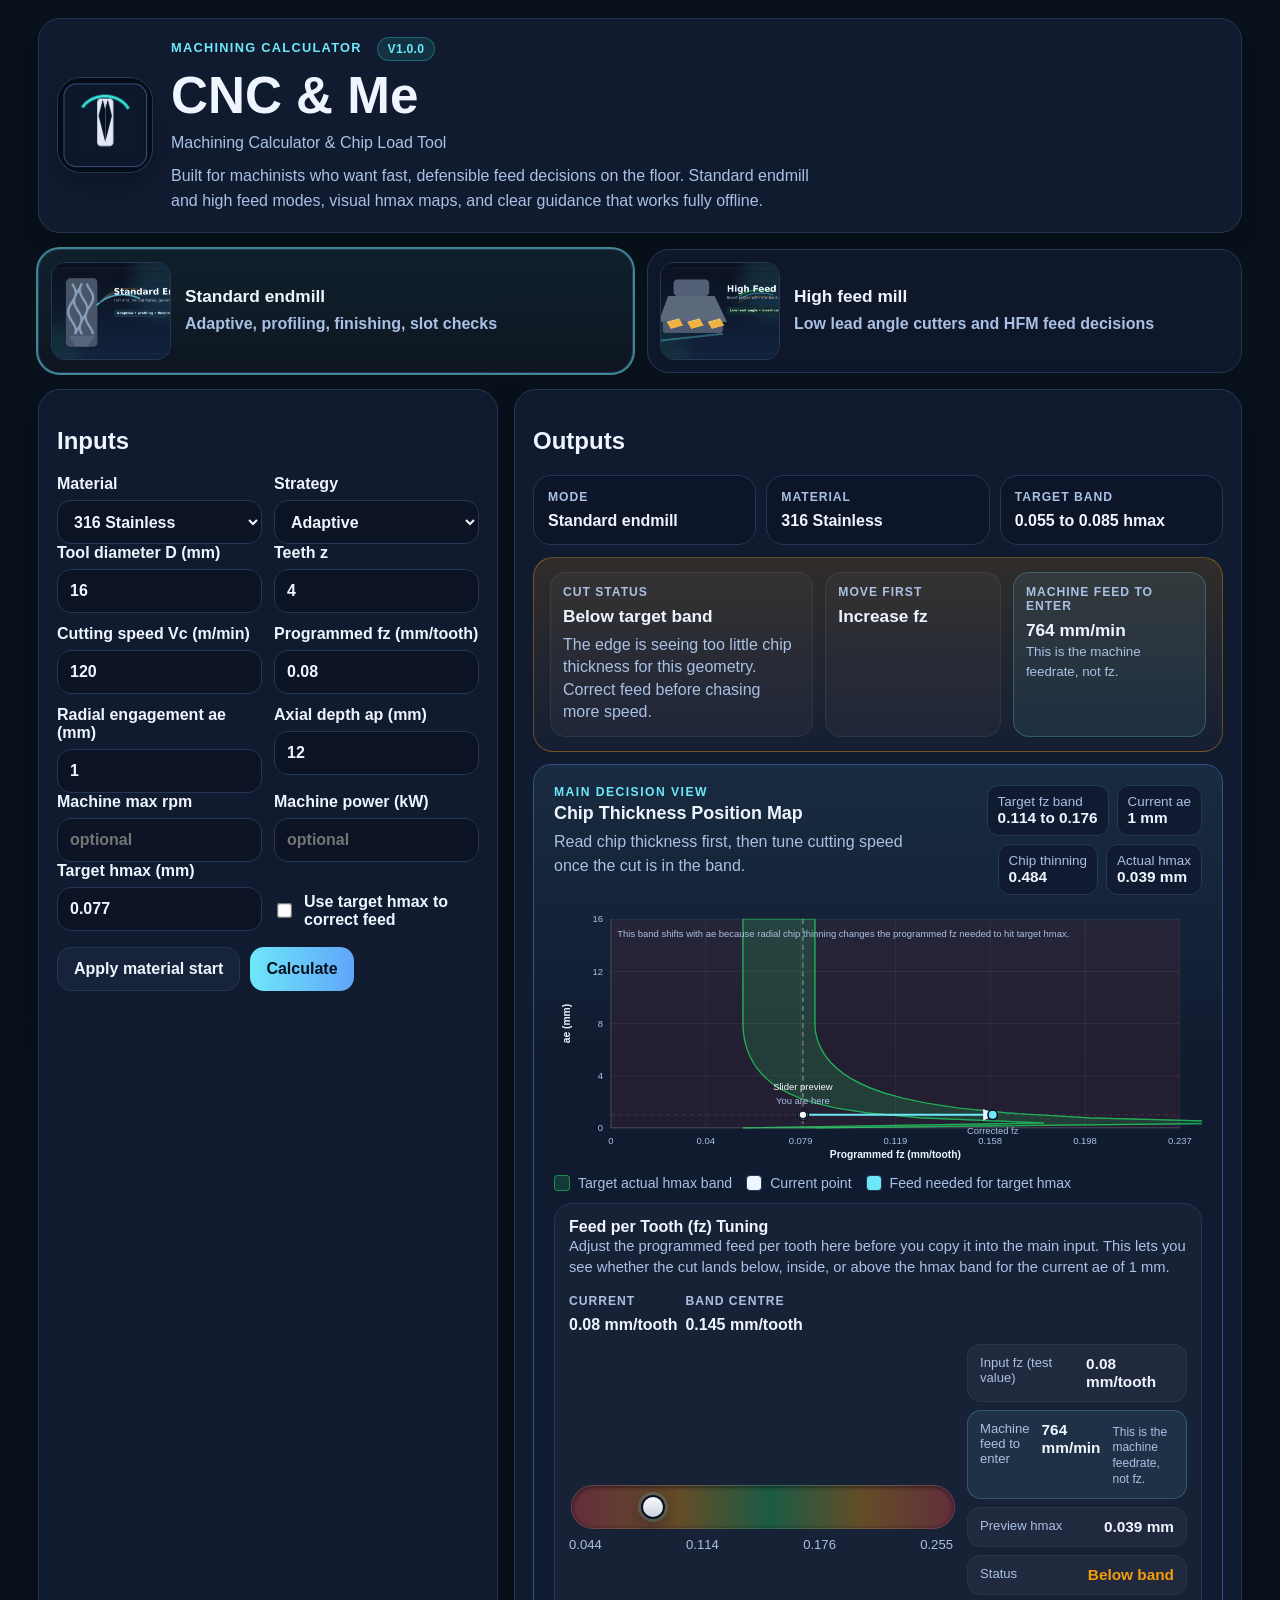
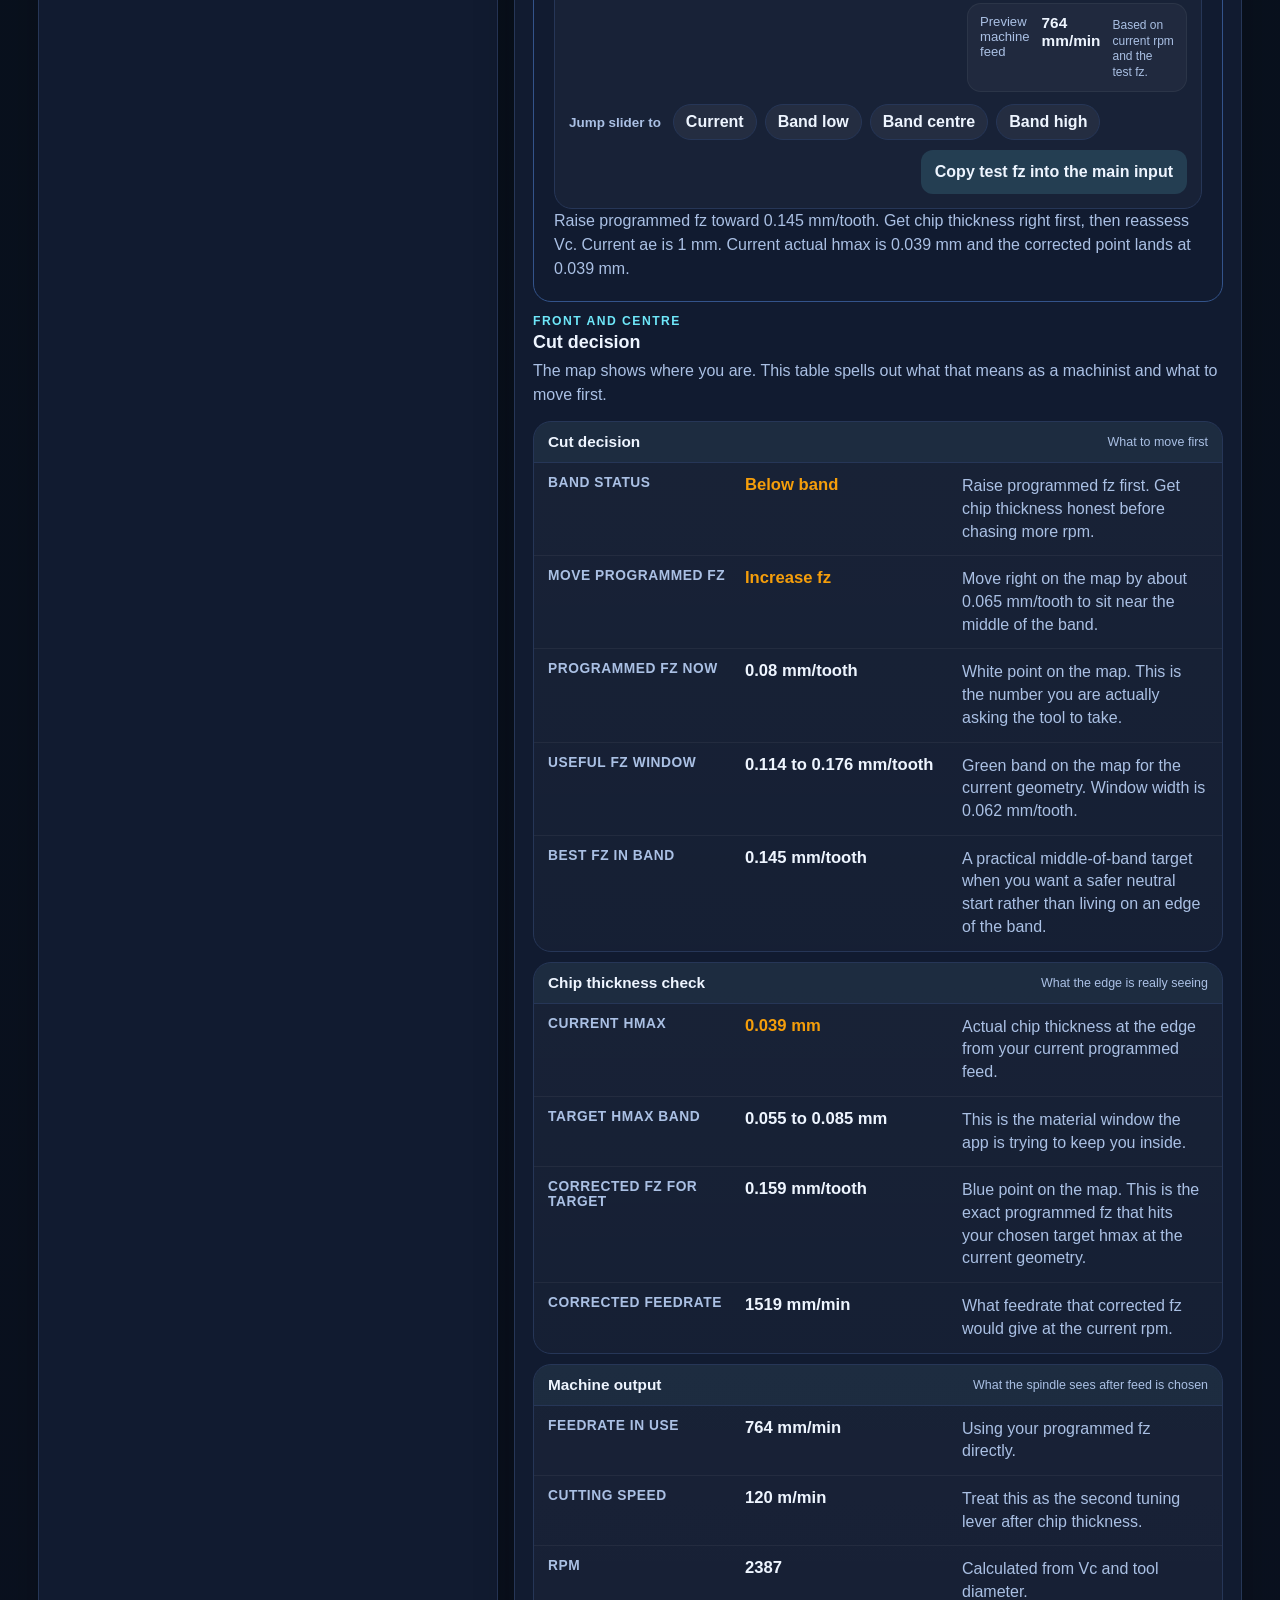
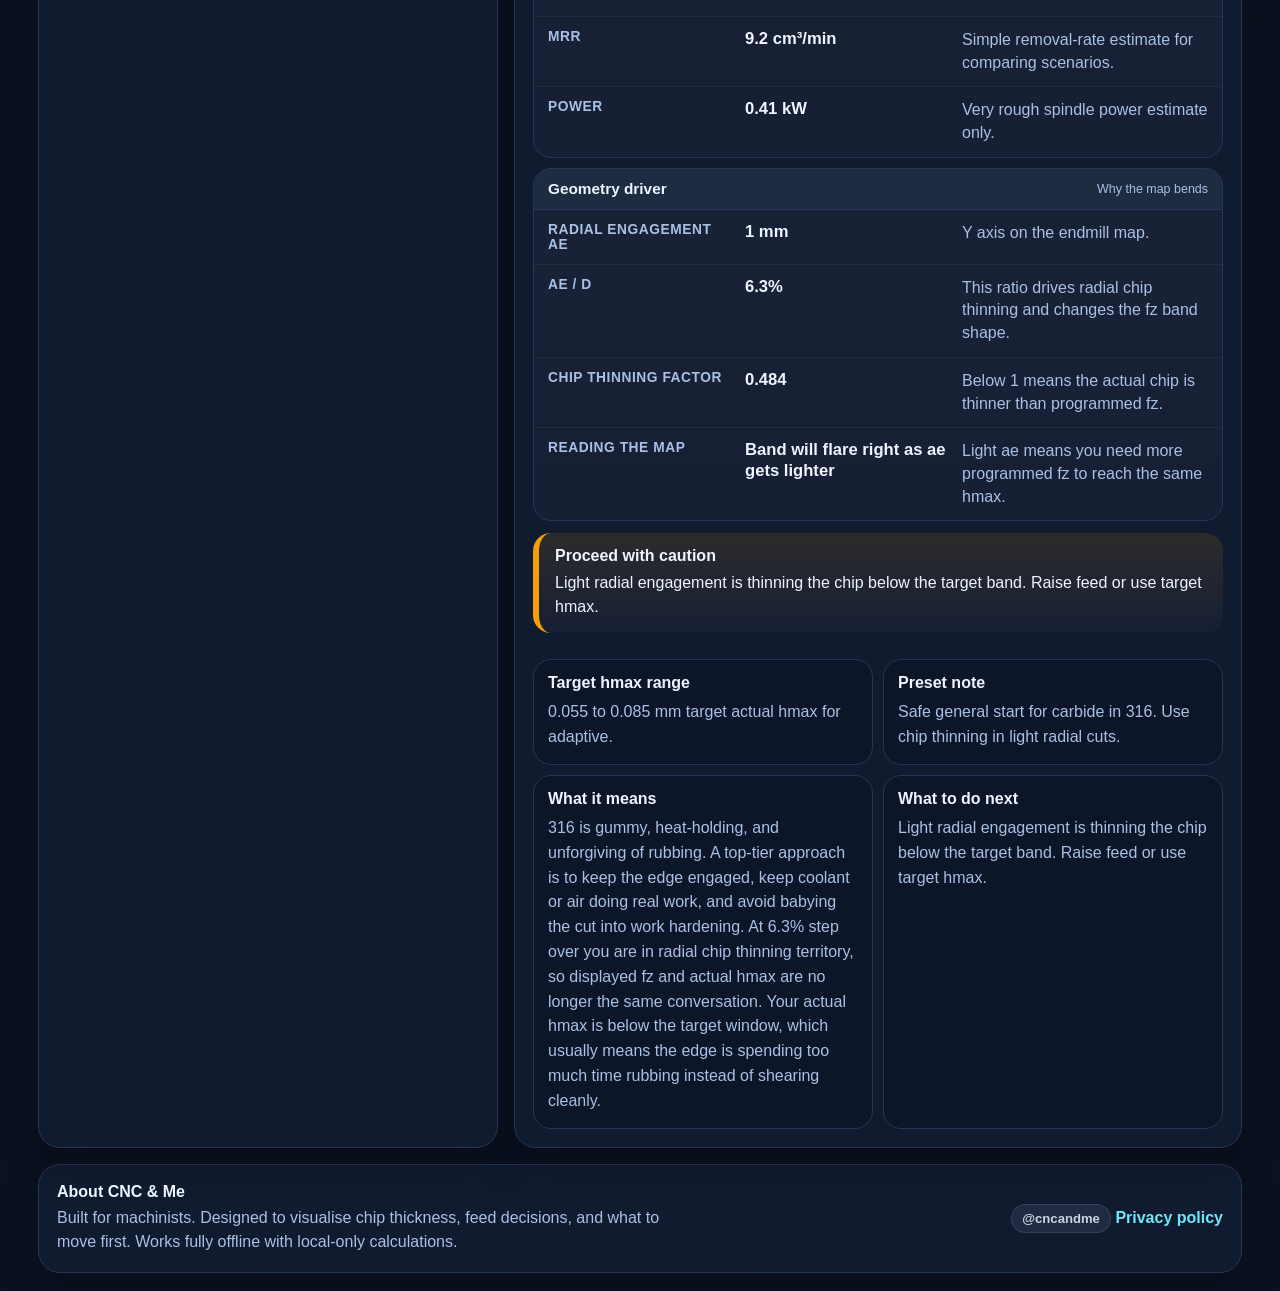
<file: index.html>
<!doctype html>
<html lang="en">
<head>
  <meta charset="utf-8" />
  <meta name="viewport" content="width=device-width, initial-scale=1, viewport-fit=cover" />
  <title>CNC & Me</title>
  <meta name="description" content="CNC & Me is a machining calculator and chip load tool built to help machinists make faster feed, chip thinning, and hmax decisions for standard endmills and high feed mills." />
  <meta name="theme-color" content="#0b1120" />
  <meta name="apple-mobile-web-app-capable" content="yes" />
  <meta name="apple-mobile-web-app-status-bar-style" content="black-translucent" />
  <meta name="apple-mobile-web-app-title" content="CNC &amp; Me" />
  <link rel="manifest" href="manifest.webmanifest" />
  <link rel="icon" type="image/png" sizes="192x192" href="assets/icon-192.png" />
  <link rel="apple-touch-icon" href="assets/icon-192.png" />
  <link rel="stylesheet" href="styles.css" />
</head>
<body>
  <div class="app">
    <header class="header card">
      <div class="brand-lockup">
        <img class="brand-logo" src="assets/icon-192.png" alt="CNC &amp; Me logo" />
        <div>
          <div class="eyebrow">Machining calculator <span class="version-pill">v1.0.0</span></div>
          <h1>CNC &amp; Me</h1>
          <p class="sub">Machining Calculator &amp; Chip Load Tool</p>
          <p class="sub sub-detail">Built for machinists who want fast, defensible feed decisions on the floor. Standard endmill and high feed modes, visual hmax maps, and clear guidance that works fully offline.</p>
        </div>
      </div>
    </header>

    <section class="mode-grid">
      <button class="mode-card active" data-tab="endmill">
        <img src="assets/endmill.png" alt="Endmill engagement diagram" />
        <div>
          <strong>Standard endmill</strong>
          <span>Adaptive, profiling, finishing, slot checks</span>
        </div>
      </button>
      <button class="mode-card" data-tab="hfm">
        <img src="assets/hfm.png" alt="High feed milling diagram" />
        <div>
          <strong>High feed mill</strong>
          <span>Low lead angle cutters and HFM feed decisions</span>
        </div>
      </button>
    </section>

    <main>
      <section id="endmill" class="tab active">
        <div class="layout">
          <section class="card inputs">
            <h2>Inputs</h2>
            <div class="grid two">
              <label>
                Material
                <select id="em-material"></select>
              </label>
              <label>
                Strategy
                <select id="em-strategy">
                  <option value="adaptive">Adaptive</option>
                  <option value="profile">Profile</option>
                  <option value="finish">Finish</option>
                  <option value="slot">Slotting</option>
                </select>
              </label>
            </div>
            <div class="grid two">
              <label>Tool diameter D (mm)<input id="em-d" type="number" inputmode="decimal" step="any" value="16"></label>
              <label>Teeth z<input id="em-z" type="number" inputmode="numeric" step="1" value="4"></label>
              <label>Cutting speed Vc (m/min)<input id="em-vc" type="number" inputmode="decimal" step="any" value="120"></label>
              <label>Programmed fz (mm/tooth)<input id="em-fz" type="number" inputmode="decimal" step="0.001" value="0.08"></label>
              <label>Radial engagement ae (mm)<input id="em-ae" type="number" inputmode="decimal" step="any" value="1"></label>
              <label>Axial depth ap (mm)<input id="em-ap" type="number" inputmode="decimal" step="any" value="12"></label>
            </div>
            <div class="grid two">
              <label>Machine max rpm<input id="em-maxrpm" type="number" inputmode="numeric" step="any" placeholder="optional"></label>
              <label>Machine power (kW)<input id="em-maxkw" type="number" inputmode="decimal" step="any" placeholder="optional"></label>
            </div>
            <div class="grid two">
              <label>Target hmax (mm)<input id="em-target" type="number" inputmode="decimal" step="any" value="0.08"></label>
              <label class="check"><input id="em-use-target" type="checkbox"> Use target hmax to correct feed</label>
            </div>
            <div class="actions">
              <button id="em-preset" class="secondary">Apply material start</button>
              <button id="em-calc" class="primary">Calculate</button>
            </div>
          </section>

          <section class="card outputs">
            <h2>Outputs</h2>
            <div class="mobile-toggle-row" data-scope="em">
              <button type="button" class="mobile-toggle-btn active" data-toggle-section="chart" data-scope="em">Map</button>
              <button type="button" class="mobile-toggle-btn" data-toggle-section="decision" data-scope="em">Decision</button>
              <button type="button" class="mobile-toggle-btn" data-toggle-section="notes" data-scope="em">Notes</button>
            </div>
            <div class="summary" id="em-summary"></div>
            <div class="top-callout neutral" id="em-topcallout"></div>
            <div class="chart-card feature-card mobile-active" data-mobile-section="em" data-section-name="chart">
              <div class="chart-head">
                <div>
                  <div class="feature-kicker">Main decision view</div>
                  <h3>Chip Thickness Position Map</h3>
                  <p>Read chip thickness first, then tune cutting speed once the cut is in the band.</p>
                </div>
                <div class="chart-stats" id="em-chart-stats"></div>
              </div>
              <div id="em-chart"></div>
              <div class="chart-controls" id="em-chart-controls"></div>
              <p class="chart-caption" id="em-chart-caption">Calculate to see where your programmed fz lands against the target hmax band.</p>
            </div>
            <section class="decision-block" data-mobile-section="em" data-section-name="decision">
              <div class="decision-block-head">
                <div>
                  <div class="feature-kicker">Front and centre</div>
                  <h3>Cut decision</h3>
                  <p>The map shows where you are. This table spells out what that means as a machinist and what to move first.</p>
                </div>
              </div>
              <div class="decision-table" id="em-metrics"></div>
            </section>
            <div class="status neutral" id="em-status">
              <strong>Ready</strong>
              <p>Load a material start point or enter your own values, then calculate.</p>
            </div>
            <div class="notes compact-card" data-mobile-section="em" data-section-name="notes">
              <div class="note-card">
                <h3>Target hmax range</h3>
                <p id="em-range">Recommended target range appears here.</p>
              </div>
              <div class="note-card">
                <h3>Preset note</h3>
                <p id="em-preset-note">Material and strategy note appears here.</p>
              </div>
              <div class="note-card">
                <h3>What it means</h3>
                <p id="em-meaning">Main interpretation appears here.</p>
              </div>
              <div class="note-card">
                <h3>What to do next</h3>
                <p id="em-next">Practical next steps appear here.</p>
              </div>
            </div>
          </section>
        </div>
      </section>

      <section id="hfm" class="tab">
        <div class="layout">
          <section class="card inputs">
            <h2>Inputs</h2>
            <div class="grid two">
              <label>
                Material
                <select id="hf-material"></select>
              </label>
              <label>
                Cut style
                <select id="hf-style">
                  <option value="true-hfm">True high feed</option>
                  <option value="light-face">Light face milling</option>
                  <option value="long-reach">Long reach</option>
                </select>
              </label>
            </div>
            <div class="grid two">
              <label>Tool diameter D (mm)<input id="hf-d" type="number" inputmode="decimal" step="any" value="32"></label>
              <label>Teeth z<input id="hf-z" type="number" inputmode="numeric" step="1" value="4"></label>
              <label>Cutting speed Vc (m/min)<input id="hf-vc" type="number" inputmode="decimal" step="any" value="180"></label>
              <label>Programmed fz (mm/tooth)<input id="hf-fz" type="number" inputmode="decimal" step="0.1" value="1.2"></label>
              <label>Width of cut ae (mm)<input id="hf-ae" type="number" inputmode="decimal" step="any" value="20"></label>
              <label>Depth of cut ap (mm)<input id="hf-ap" type="number" inputmode="decimal" step="any" value="0.8"></label>
              <label>Lead angle (deg)<input id="hf-lead" type="number" inputmode="decimal" step="any" value="15"></label>
              <label>Corner radius (mm)<input id="hf-radius" type="number" inputmode="decimal" step="any" value="1.6"></label>
            </div>
            <div class="grid two">
              <label>Machine max rpm<input id="hf-maxrpm" type="number" inputmode="numeric" step="any" placeholder="optional"></label>
              <label>Machine power (kW)<input id="hf-maxkw" type="number" inputmode="decimal" step="any" placeholder="optional"></label>
            </div>
            <div class="grid two">
              <label>Target hmax (mm)<input id="hf-target" type="number" inputmode="decimal" step="any" value="0.31"></label>
              <label class="check"><input id="hf-use-target" type="checkbox"> Use target hmax to correct feed</label>
            </div>
            <div class="actions">
              <button id="hf-preset" class="secondary">Apply material start</button>
              <button id="hf-calc" class="primary">Calculate</button>
            </div>
          </section>

          <section class="card outputs">
            <h2>Outputs</h2>
            <div class="mobile-toggle-row" data-scope="hf">
              <button type="button" class="mobile-toggle-btn active" data-toggle-section="chart" data-scope="hf">Map</button>
              <button type="button" class="mobile-toggle-btn" data-toggle-section="decision" data-scope="hf">Decision</button>
              <button type="button" class="mobile-toggle-btn" data-toggle-section="notes" data-scope="hf">Notes</button>
            </div>
            <div class="summary" id="hf-summary"></div>
            <div class="top-callout neutral" id="hf-topcallout"></div>
            <div class="chart-card feature-card mobile-active" data-mobile-section="hf" data-section-name="chart">
              <div class="chart-head">
                <div>
                  <div class="feature-kicker">Main decision view</div>
                  <h3>Chip Thickness Position Map</h3>
                  <p>Lead angle is what really changes chip thinning here, so the map centres the feed decision around that.</p>
                </div>
                <div class="chart-stats" id="hf-chart-stats"></div>
              </div>
              <div id="hf-chart"></div>
              <div class="chart-controls" id="hf-chart-controls"></div>
              <p class="chart-caption" id="hf-chart-caption">Calculate to see where your programmed fz lands against the target hmax band.</p>
            </div>
            <section class="decision-block" data-mobile-section="hf" data-section-name="decision">
              <div class="decision-block-head">
                <div>
                  <div class="feature-kicker">Front and centre</div>
                  <h3>Cut decision</h3>
                  <p>The map shows where you are. This table spells out what that means as a machinist and what to move first.</p>
                </div>
              </div>
              <div class="decision-table" id="hf-metrics"></div>
            </section>
            <div class="status neutral" id="hf-status">
              <strong>Ready</strong>
              <p>Use this for low lead angle cutters where chip thinning mainly comes from lead angle.</p>
            </div>
            <div class="notes compact-card" data-mobile-section="hf" data-section-name="notes">
              <div class="note-card">
                <h3>Target hmax range</h3>
                <p id="hf-range">Recommended target range appears here.</p>
              </div>
              <div class="note-card">
                <h3>Preset note</h3>
                <p id="hf-preset-note">Material and style note appears here.</p>
              </div>
              <div class="note-card">
                <h3>What it means</h3>
                <p id="hf-meaning">Main interpretation appears here.</p>
              </div>
              <div class="note-card">
                <h3>What to do next</h3>
                <p id="hf-next">Practical next steps appear here.</p>
              </div>
            </div>
          </section>
        </div>
      </section>
    </main>
    <footer class="footer card">
      <div>
        <strong>About CNC &amp; Me</strong>
        <p>Built for machinists. Designed to visualise chip thickness, feed decisions, and what to move first. Works fully offline with local-only calculations.</p>
      </div>
      <div class="footer-links">
        <span class="footer-tag">@cncandme</span>
        <a href="privacy.html">Privacy policy</a>
      </div>
    </footer>
  </div>

  <script src="app.js"></script>
  <script>
    if ('serviceWorker' in navigator) {
      window.addEventListener('load', () => navigator.serviceWorker.register('./sw.js').catch(() => {}));
    }
  </script>
</body>
</html>
</file>
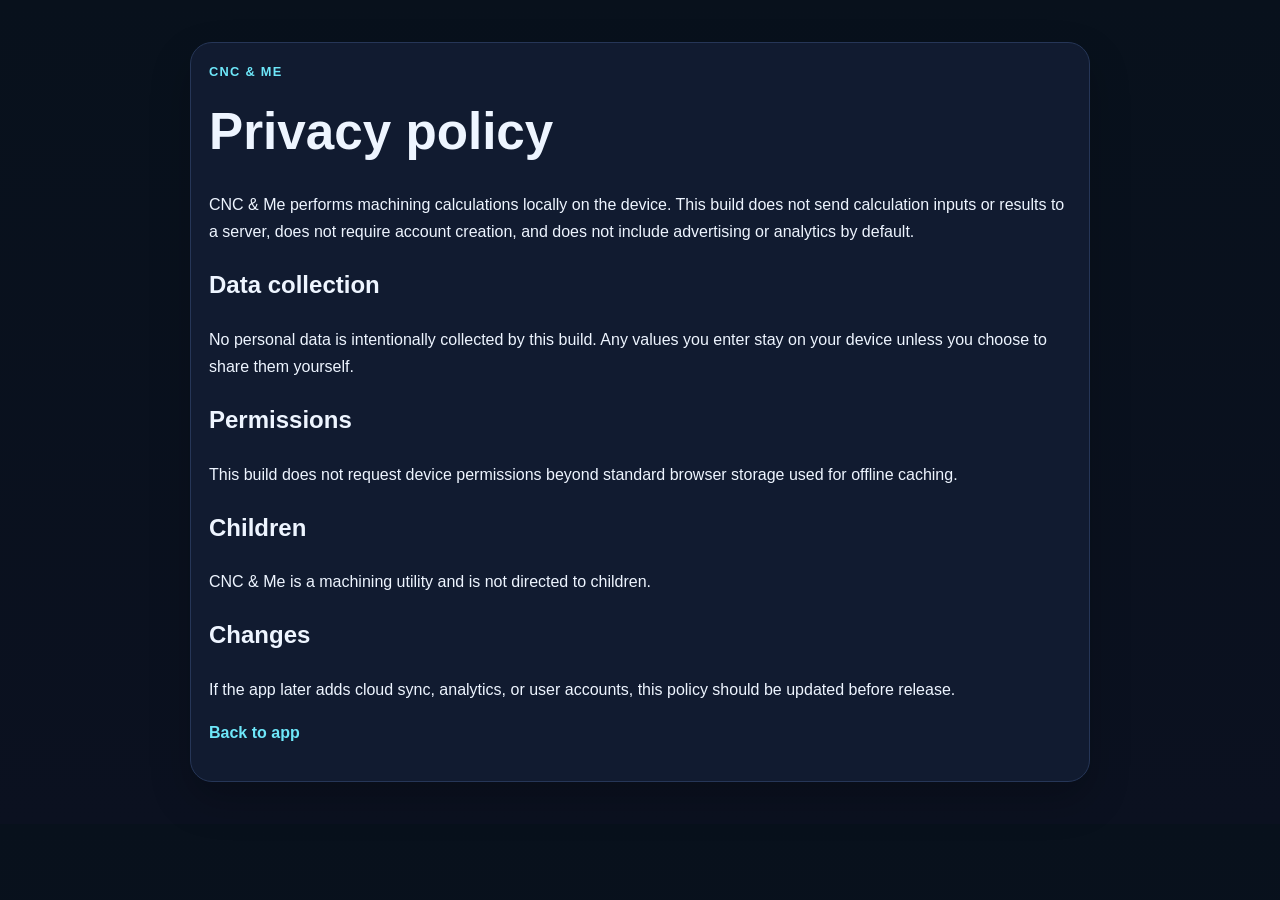
<file: privacy.html>
<!doctype html>
<html lang="en">
<head>
  <meta charset="utf-8" />
  <meta name="viewport" content="width=device-width, initial-scale=1" />
  <title>CNC &amp; Me Privacy Policy</title>
  <link rel="stylesheet" href="styles.css" />
</head>
<body>
  <div class="app">
    <main class="card" style="max-width:900px;margin:24px auto;line-height:1.7">
      <div class="eyebrow">CNC &amp; Me</div>
      <h1>Privacy policy</h1>
      <p>CNC &amp; Me performs machining calculations locally on the device. This build does not send calculation inputs or results to a server, does not require account creation, and does not include advertising or analytics by default.</p>
      <h2>Data collection</h2>
      <p>No personal data is intentionally collected by this build. Any values you enter stay on your device unless you choose to share them yourself.</p>
      <h2>Permissions</h2>
      <p>This build does not request device permissions beyond standard browser storage used for offline caching.</p>
      <h2>Children</h2>
      <p>CNC &amp; Me is a machining utility and is not directed to children.</p>
      <h2>Changes</h2>
      <p>If the app later adds cloud sync, analytics, or user accounts, this policy should be updated before release.</p>
      <p><a href="index.html" style="color:var(--accent);font-weight:800;text-decoration:none">Back to app</a></p>
    </main>
  </div>
</body>
</html>
</file>
<file: styles.css>
:root{
  --bg:#0b1120;
  --panel:#111b30;
  --text:#eef5ff;
  --muted:#aac0e4;
  --line:#263657;
  --accent:#6ee7f9;
  --text-soft:#cbd5e1;
  --good:#22c55e;
  --warn:#f59e0b;
  --bad:#ef4444;
}
*{box-sizing:border-box}
body{margin:0;font-family:Inter,Segoe UI,Arial,sans-serif;background:linear-gradient(180deg,#08111c,#0b1120);color:var(--text);-webkit-text-size-adjust:100%}
.app{max-width:1240px;margin:0 auto;padding:18px;padding-left:max(18px,env(safe-area-inset-left));padding-right:max(18px,env(safe-area-inset-right));padding-bottom:max(18px,env(safe-area-inset-bottom))}
.card{background:var(--panel);border:1px solid var(--line);border-radius:22px;padding:18px;box-shadow:0 18px 40px rgba(0,0,0,.22)}
.header{margin-bottom:16px}
.eyebrow{color:var(--accent);font-size:.8rem;font-weight:800;text-transform:uppercase;letter-spacing:.1em}
h1{margin:.3rem 0 0;font-size:clamp(2rem,4vw,3.2rem)}
.sub{margin:.4rem 0 0;color:var(--muted);max-width:65ch;line-height:1.55}
.mode-grid{display:grid;grid-template-columns:1fr 1fr;gap:14px;margin-bottom:16px}
.mode-card{display:grid;grid-template-columns:120px 1fr;gap:14px;align-items:center;width:100%;text-align:left;background:#0f172a;border:1px solid var(--line);border-radius:22px;padding:12px;color:var(--text);cursor:pointer}
.mode-card.active{outline:2px solid rgba(110,231,249,.55);background:linear-gradient(180deg,rgba(110,231,249,.08),rgba(255,255,255,.02))}
.mode-card img{width:100%;height:90px;object-fit:cover;border-radius:14px;border:1px solid var(--line);background:#0b1120}
.mode-card strong{display:block;font-size:1.05rem;margin-bottom:6px}
.mode-card span{color:var(--muted);line-height:1.4}
.layout{display:grid;grid-template-columns:minmax(320px,460px) 1fr;gap:16px}
.tab{display:none}.tab.active{display:block}
.grid{display:grid;gap:12px}.grid.two{grid-template-columns:1fr 1fr}
label{display:flex;flex-direction:column;gap:7px;font-weight:700;color:var(--text)}
input,select,button{min-height:44px;font:inherit}
input,select{width:100%;padding:11px 12px;border-radius:14px;border:1px solid var(--line);background:#0b1324;color:var(--text);font-size:16px}
.check{flex-direction:row;align-items:center;padding-top:28px;gap:10px}
.check input{width:auto;min-height:auto;transform:scale(1.15)}
.actions{display:flex;gap:10px;flex-wrap:wrap;margin-top:16px}
button{border:none;border-radius:14px;padding:12px 16px;font-weight:800}
.primary{background:linear-gradient(90deg,var(--accent),#60a5fa);color:#04101c}
.secondary{background:#16233a;color:var(--text);border:1px solid var(--line)}
.summary{display:grid;grid-template-columns:repeat(3,1fr);gap:10px;margin-bottom:12px}
.summary .pill,.metric,.note-card{border:1px solid var(--line);border-radius:18px;background:#0d1528;padding:14px}
.pill span,.metric span{display:block;color:var(--muted);font-size:.76rem;font-weight:800;text-transform:uppercase;letter-spacing:.08em;margin-bottom:8px}
.pill strong{font-size:1rem}
.status{border-left:6px solid var(--line);padding:14px 16px;border-radius:18px;background:#0d1528;margin-bottom:12px}
.status.good{border-left-color:var(--good);background:linear-gradient(180deg,rgba(34,197,94,.12),rgba(255,255,255,.02))}
.status.warn{border-left-color:var(--warn);background:linear-gradient(180deg,rgba(245,158,11,.12),rgba(255,255,255,.02))}
.status.bad{border-left-color:var(--bad);background:linear-gradient(180deg,rgba(239,68,68,.12),rgba(255,255,255,.02))}
.status.neutral{border-left-color:#64748b}
.status strong{display:block;margin-bottom:6px}
.status p{margin:0;line-height:1.5}
.metrics{display:grid;grid-template-columns:repeat(2,1fr);gap:10px;margin-bottom:12px}
.metric strong{display:block;font-size:1.45rem}
.metric small{display:block;color:var(--muted);margin-top:8px;line-height:1.45}
.notes{display:grid;grid-template-columns:1fr 1fr;gap:10px}
.note-card h3{margin:0 0 8px;font-size:1rem}
.note-card p{margin:0;color:var(--muted);line-height:1.55}
@media (max-width:980px){
  .app{padding:14px;padding-left:max(14px,env(safe-area-inset-left));padding-right:max(14px,env(safe-area-inset-right));padding-bottom:max(14px,env(safe-area-inset-bottom))}
  .card{padding:14px;border-radius:18px}
  .mode-grid,.layout,.grid.two,.summary,.metrics,.notes{grid-template-columns:1fr}
  .mode-card{grid-template-columns:1fr}
  .mode-card img{height:140px}
  .check{padding-top:0}
  .summary .pill,.metric,.note-card,.top-callout-main,.top-callout-stat{padding:12px}
}

.chart-card{border:1px solid var(--line);border-radius:18px;background:#0d1528;padding:14px;margin-bottom:12px}
.chart-head{display:flex;justify-content:space-between;gap:14px;align-items:flex-start;margin-bottom:10px}
.chart-head h3{margin:0 0 6px;font-size:1rem}
.chart-head p,.chart-caption{margin:0;color:var(--muted);line-height:1.5}
.chart-stats{display:flex;gap:8px;flex-wrap:wrap;justify-content:flex-end}
.chart-stat{padding:8px 10px;border-radius:12px;border:1px solid var(--line);background:#101a31;font-size:.84rem;color:var(--muted)}
.chart-stat strong{display:block;color:var(--text);font-size:.96rem}
.chart-wrap{width:100%;overflow:auto}
.chart-svg{width:100%;height:auto;display:block;min-width:640px}
.axis-label,.tick-label,.legend-text,.chart-note{fill:var(--muted);font-size:12px;font-family:Inter,Segoe UI,Arial,sans-serif}
.axis-title{fill:var(--text);font-size:13px;font-weight:700;font-family:Inter,Segoe UI,Arial,sans-serif}
.band-fill{fill:rgba(34,197,94,.18);stroke:rgba(34,197,94,.6);stroke-width:1.5}
.band-edge{fill:none;stroke:rgba(34,197,94,.65);stroke-width:1.5}
.zone-bad{fill:rgba(239,68,68,.08)}
.zone-warn{fill:rgba(245,158,11,.06)}
.current-line{stroke:rgba(255,255,255,.14);stroke-width:1;stroke-dasharray:5 5}
.arrow-line{stroke:var(--accent);stroke-width:2.5;fill:none}
.arrow-line.good{stroke:var(--good)}
.point-current{fill:#eef5ff;stroke:#09111f;stroke-width:2}
.point-target{fill:var(--accent);stroke:#09111f;stroke-width:2}
.legend{display:flex;gap:14px;flex-wrap:wrap;margin-top:10px}
.legend-item{display:flex;align-items:center;gap:8px;color:var(--muted);font-size:.88rem}
.legend-swatch{width:16px;height:16px;border-radius:4px;border:1px solid var(--line);background:#101a31}
.legend-swatch.band{background:rgba(34,197,94,.18);border-color:rgba(34,197,94,.6)}
.legend-swatch.point{background:#eef5ff}
.legend-swatch.target{background:var(--accent)}
@media (max-width:980px){.chart-head{flex-direction:column}.chart-stats{justify-content:flex-start}}


.feature-card{padding:20px;border-color:#33538a;background:linear-gradient(180deg,rgba(110,231,249,.08),rgba(17,27,48,1) 26%)}

.decision-block{margin-bottom:12px}
.decision-block-head{display:flex;justify-content:space-between;gap:14px;align-items:flex-end;margin:0 0 10px}
.decision-block-head h3{margin:0 0 6px;font-size:1.05rem}
.decision-block-head p{margin:0;color:var(--muted);line-height:1.5}

.feature-kicker{font-size:.76rem;font-weight:800;letter-spacing:.12em;text-transform:uppercase;color:var(--accent);margin-bottom:4px}
.compact-card{padding-top:14px}
.decision-table{display:grid;grid-template-columns:1fr;gap:10px;margin-top:14px}
.decision-group{border:1px solid var(--line);border-radius:18px;overflow:hidden;background:linear-gradient(180deg,rgba(255,255,255,.03),rgba(255,255,255,.018))}
.decision-head{display:flex;justify-content:space-between;align-items:center;padding:11px 14px;background:rgba(110,231,249,.05);border-bottom:1px solid var(--line)}
.decision-head strong{font-size:.96rem}
.decision-head span{font-size:.78rem;color:var(--muted)}
.decision-row{display:grid;grid-template-columns:185px minmax(145px,205px) 1fr;gap:12px;padding:12px 14px;border-bottom:1px solid rgba(255,255,255,.05);align-items:start}
.decision-row:last-child{border-bottom:none}
.decision-label{color:var(--muted);font-size:.86rem;font-weight:700;text-transform:uppercase;letter-spacing:.04em}
.decision-value{font-size:1.04rem;font-weight:800;line-height:1.25}
.decision-detail{color:var(--muted);line-height:1.42}
.decision-value.good{color:var(--good)}
.decision-value.warn{color:var(--warn)}
.decision-value.bad{color:var(--bad)}
.chart-controls{margin-top:12px;border:1px solid var(--line);border-radius:18px;padding:14px;background:rgba(255,255,255,.03)}
.slider-head{display:flex;justify-content:space-between;gap:16px;align-items:flex-start;flex-wrap:wrap;margin-bottom:10px}
.slider-title{font-weight:800}
.slider-sub{color:var(--muted);font-size:.92rem;max-width:720px;line-height:1.4}
.slider-pill{display:flex;gap:8px;flex-wrap:wrap}
.slider-pill .pill{margin:0}
.slider-grid{display:grid;grid-template-columns:minmax(0,1fr) 220px;gap:14px;align-items:center}
.slider-wrap input[type=range]{width:100%}
.range-labels{display:flex;justify-content:space-between;font-size:.82rem;color:var(--muted);margin-top:4px}
.slider-side{display:grid;gap:8px}
.slider-stat{display:flex;justify-content:space-between;gap:12px;padding:10px 12px;border-radius:14px;background:rgba(255,255,255,.035);border:1px solid rgba(255,255,255,.05)}
.slider-stat span{color:var(--muted);font-size:.82rem}
.slider-stat strong{font-size:.96rem}
.slider-actions{display:flex;justify-content:flex-end;margin-top:10px}
.apply-btn{border:none;border-radius:12px;padding:10px 14px;background:rgba(110,231,249,.14);color:var(--text);font-weight:800;cursor:pointer}
.apply-btn:hover{background:rgba(110,231,249,.22)}
.preview-line{stroke:#f8fafc;stroke-dasharray:6 5;opacity:.65}
.point-preview{fill:#f8fafc;stroke:#0b1120;stroke-width:2}
.axis-label.preview{fill:#f8fafc}
@media (max-width:900px){.decision-block-head,.decision-head{align-items:flex-start;flex-direction:column}.decision-row{grid-template-columns:1fr;gap:6px}.slider-grid{grid-template-columns:1fr}.slider-actions{justify-content:stretch}.apply-btn{width:100%}.snap-row span{width:100%}}

.snap-row{display:flex;gap:8px;flex-wrap:wrap;align-items:center;margin-top:12px}
.snap-row span{color:var(--muted);font-size:.84rem;font-weight:700;margin-right:4px}
.snap-btn{min-height:36px;padding:8px 12px;border-radius:999px;background:rgba(255,255,255,.05);border:1px solid var(--line);color:var(--text);font-weight:700;cursor:pointer}
.snap-btn:hover{background:rgba(110,231,249,.12)}
.slider-stat strong.good{color:var(--good)}
.slider-stat strong.warn{color:var(--warn)}
.slider-stat strong.bad{color:var(--bad)}


.footer{margin-top:16px;display:flex;justify-content:space-between;gap:16px;align-items:center}
.footer p{margin:.35rem 0 0;color:var(--muted);line-height:1.5;max-width:70ch}
.footer-links a{color:var(--accent);font-weight:800;text-decoration:none}
.footer-links a:hover{text-decoration:underline}
@media (max-width:900px){.footer{flex-direction:column;align-items:flex-start}}


.version-pill{display:inline-flex;align-items:center;gap:6px;margin-left:10px;padding:4px 10px;border-radius:999px;background:rgba(45,212,191,.12);border:1px solid rgba(45,212,191,.35);color:var(--accent);font-size:.76rem;font-weight:800;letter-spacing:.02em;vertical-align:middle}
.sub-detail{max-width:72ch;margin-top:8px}
.footer-tag{display:inline-flex;align-items:center;padding:6px 10px;border-radius:999px;background:rgba(148,163,184,.12);border:1px solid rgba(148,163,184,.18);color:var(--text-soft);font-weight:700;font-size:.82rem}
@media (max-width:720px){.version-pill{display:inline-flex;margin-top:8px;margin-left:0}.footer-links{gap:10px}}

/* Slider refinement pass */
.slider-wrap input[type=range]{-webkit-appearance:none;appearance:none;height:12px;border-radius:999px;background:linear-gradient(90deg,rgba(239,68,68,.35),rgba(245,158,11,.35) 28%,rgba(34,197,94,.35) 52%,rgba(245,158,11,.35) 76%,rgba(239,68,68,.35));border:1px solid rgba(255,255,255,.08);outline:none;box-shadow:inset 0 1px 4px rgba(2,6,23,.65)}
.slider-wrap input[type=range]::-webkit-slider-thumb{-webkit-appearance:none;appearance:none;width:24px;height:24px;border-radius:50%;background:linear-gradient(180deg,#f8fafc,#cbd5e1);border:2px solid #0b1120;box-shadow:0 0 0 3px rgba(110,231,249,.18),0 6px 20px rgba(2,6,23,.45);cursor:pointer}
.slider-wrap input[type=range]::-moz-range-thumb{width:24px;height:24px;border:none;border-radius:50%;background:linear-gradient(180deg,#f8fafc,#cbd5e1);box-shadow:0 0 0 3px rgba(110,231,249,.18),0 6px 20px rgba(2,6,23,.45);cursor:pointer}
.slider-wrap input[type=range]::-moz-range-track{height:12px;border-radius:999px;background:linear-gradient(90deg,rgba(239,68,68,.35),rgba(245,158,11,.35) 28%,rgba(34,197,94,.35) 52%,rgba(245,158,11,.35) 76%,rgba(239,68,68,.35));border:1px solid rgba(255,255,255,.08)}
.mode-card img{height:98px;object-fit:cover;background:linear-gradient(180deg,#0b1120,#111b30)}
.mode-card strong{font-size:1.08rem}
.mode-card span{max-width:42ch;display:block}
.slider-stat small{display:block;margin-top:4px;color:var(--muted);font-size:.75rem;line-height:1.32}


.brand-lockup{display:grid;grid-template-columns:96px 1fr;gap:18px;align-items:center}
.brand-logo{width:96px;height:96px;border-radius:24px;border:1px solid rgba(110,231,249,.18);background:linear-gradient(180deg,#0b1120,#101a31);box-shadow:0 12px 30px rgba(0,0,0,.22)}
@media (max-width:720px){.brand-lockup{grid-template-columns:1fr}.brand-logo{width:72px;height:72px}}

.top-callout{margin:0 0 12px;border-radius:20px;border:1px solid var(--line);padding:14px 16px;background:#0d1528}
.top-callout-grid{display:grid;grid-template-columns:minmax(220px,1.5fr) 1fr 1.1fr;gap:12px;align-items:stretch}
.top-callout-main,.top-callout-stat{border:1px solid rgba(255,255,255,.06);border-radius:16px;padding:12px;background:rgba(255,255,255,.03)}
.top-callout-main strong,.top-callout-stat strong{display:block;font-size:1.08rem;line-height:1.25}
.top-callout-main p,.top-callout-stat small{margin:6px 0 0;color:var(--muted);line-height:1.4}
.callout-label,.top-callout-stat span{display:block;color:var(--muted);font-size:.76rem;font-weight:800;text-transform:uppercase;letter-spacing:.08em;margin-bottom:7px}
.top-callout .emphasis{background:rgba(110,231,249,.08);border-color:rgba(110,231,249,.24)}
.top-callout.good{border-color:rgba(34,197,94,.35);background:linear-gradient(180deg,rgba(34,197,94,.12),rgba(255,255,255,.02))}
.top-callout.warn{border-color:rgba(245,158,11,.35);background:linear-gradient(180deg,rgba(245,158,11,.14),rgba(255,255,255,.02))}
.top-callout.bad{border-color:rgba(239,68,68,.35);background:linear-gradient(180deg,rgba(239,68,68,.14),rgba(255,255,255,.02))}
.top-callout.neutral{border-color:var(--line)}
@media (max-width:980px){.top-callout-grid{grid-template-columns:1fr}}

.chart-head h3,.decision-block-head h3{font-size:1.12rem}
.slider-title{font-size:1rem}
.slider-stat.emphasis{background:rgba(110,231,249,.08);border-color:rgba(110,231,249,.22)}

@media (max-width:720px){
  h1{font-size:clamp(1.7rem,7vw,2.35rem)}
  .app{padding:12px;padding-left:max(12px,env(safe-area-inset-left));padding-right:max(12px,env(safe-area-inset-right));padding-bottom:max(12px,env(safe-area-inset-bottom))}
  .mode-card{padding:10px}
  .chart-svg{min-width:560px}
  .footer-tag{font-size:.78rem}
}


.mobile-toggle-row{display:none;gap:8px;flex-wrap:wrap;margin:0 0 12px}
.mobile-toggle-btn{min-height:38px;padding:9px 12px;border-radius:999px;background:rgba(255,255,255,.05);border:1px solid var(--line);color:var(--text);font-weight:800;cursor:pointer}
.mobile-toggle-btn.active{background:rgba(110,231,249,.14);border-color:rgba(110,231,249,.28);color:var(--accent)}
input:invalid,select:invalid{border-color:rgba(239,68,68,.45)}

@media (max-width:720px){
  .actions{position:sticky;bottom:10px;z-index:20;padding:10px;border-radius:16px;background:rgba(17,27,48,.94);backdrop-filter:blur(10px);border:1px solid rgba(255,255,255,.06);box-shadow:0 10px 28px rgba(0,0,0,.28)}
  .actions .primary,.actions .secondary{flex:1 1 0}
  .mobile-toggle-row{display:flex}
  [data-mobile-section]{display:none}
  [data-mobile-section].mobile-active{display:block}
  .outputs .summary,.outputs .top-callout,.outputs .status{margin-bottom:10px}
  .chart-svg{min-width:520px}
}
</file>
